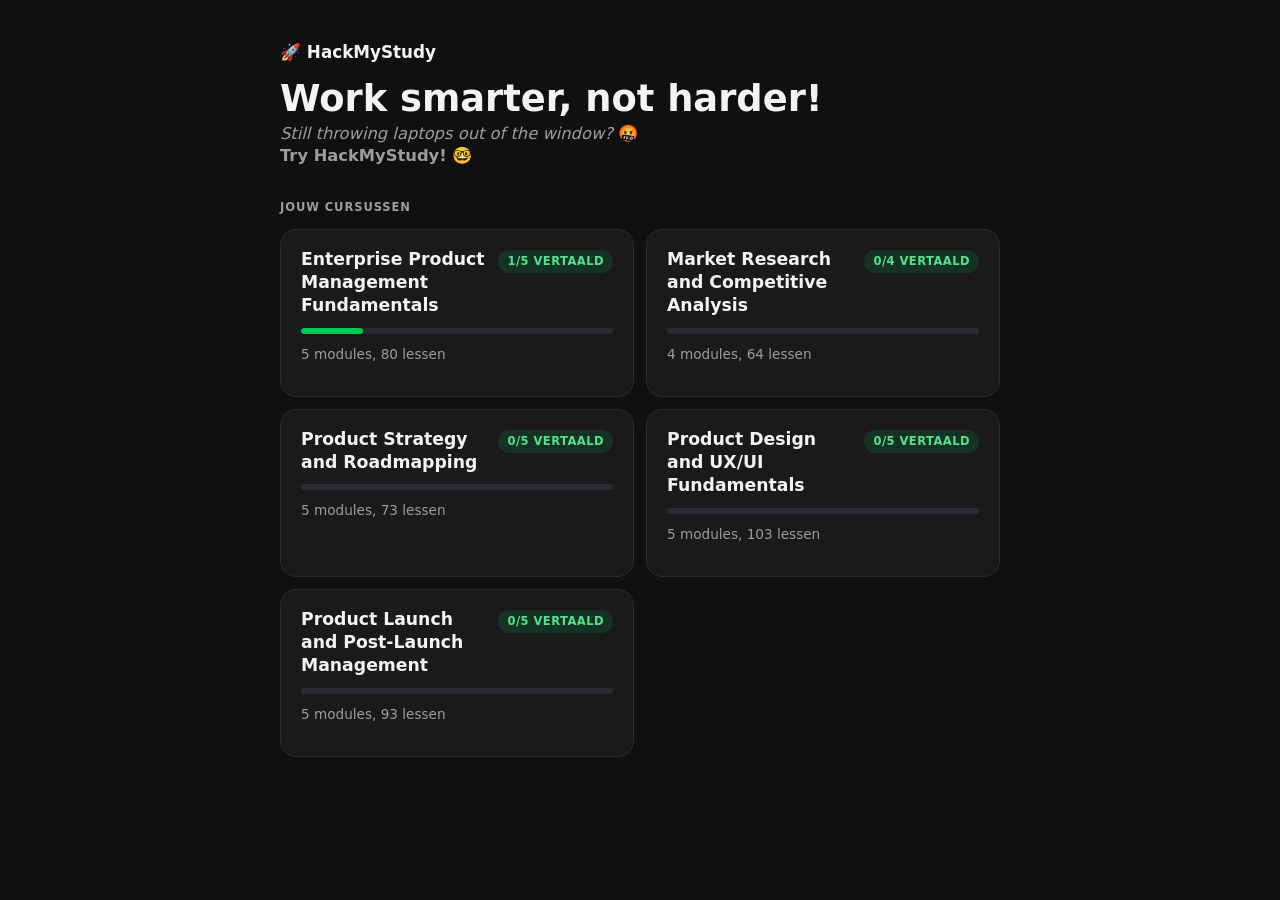
<file: docs/index.html>
<!DOCTYPE html>
<html lang="nl">
<head>
    <meta charset="UTF-8">
    <meta name="viewport" content="width=device-width, initial-scale=1.0">
    <title>HackMyStudy</title>
    <link rel="stylesheet" href="css/style.css">
</head>
<body>

<div class="container">

    <div class="hero">
        <span class="wordmark">🚀 HackMyStudy</span>
        <h1>Work smarter, not harder!</h1>
        <p><em>Still throwing laptops out of the window?</em> 🤬<br><strong>Try HackMyStudy! </strong>🤓</p>
    </div>

    <p class="section-label">Jouw cursussen</p>
    <div class="course-grid" id="course-grid">
        <div class="empty-state">
            <span class="empty-emoji">⏳</span>
            Cursussen laden…
        </div>
    </div>

</div>

<script src="js/manifest.js"></script>
<script src="js/app.js"></script>

</body>
</html>
</file>
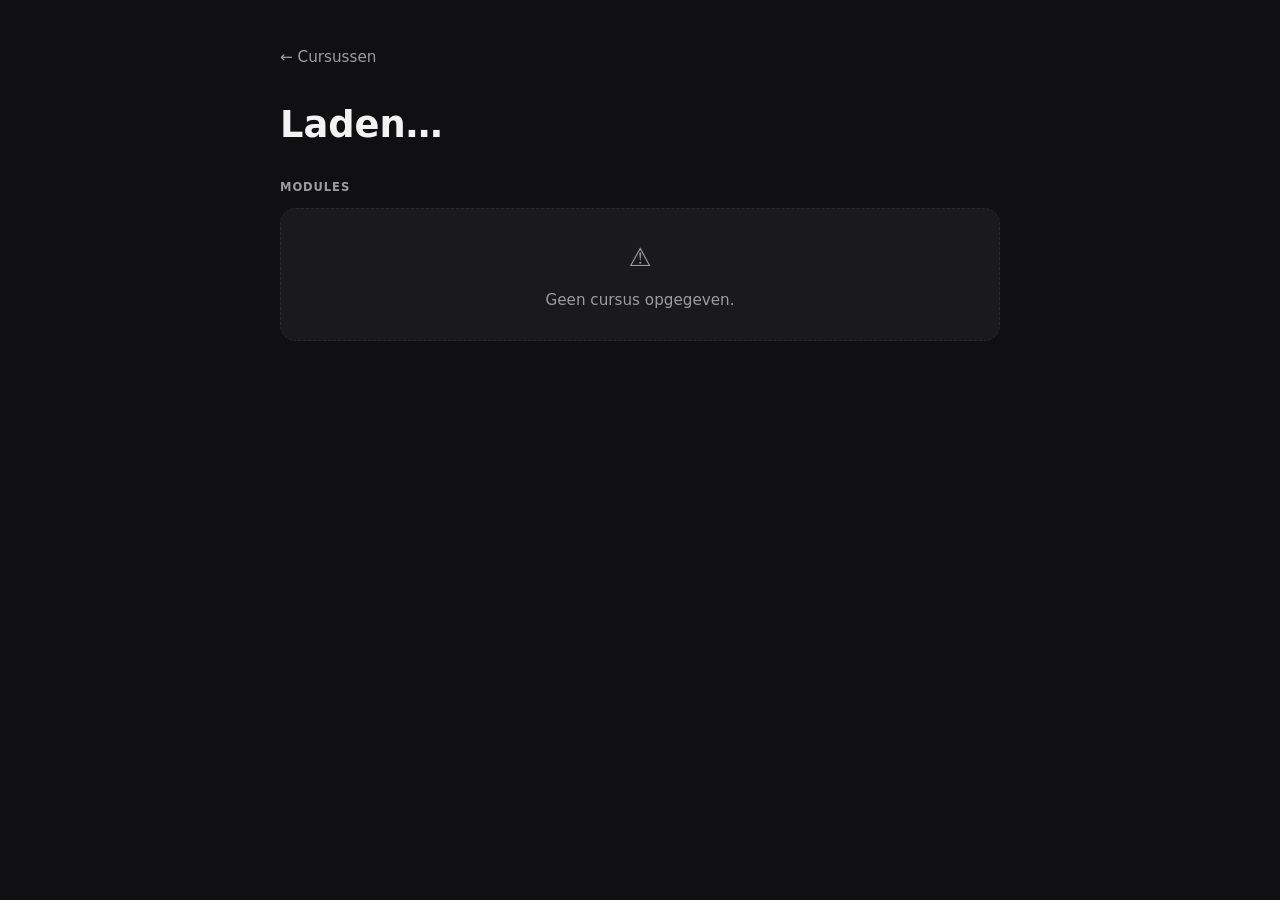
<file: docs/course.html>
<!DOCTYPE html>
<html lang="nl">
<head>
    <meta charset="UTF-8">
    <meta name="viewport" content="width=device-width, initial-scale=1.0">
    <title>HackMyStudy</title>
    <link rel="stylesheet" href="css/style.css">
</head>
<body>

<div class="container">

    <div class="topbar">
        <a class="back" href="index.html">← Cursussen</a>
    </div>

    <div class="hero" id="course-header">
        <h1>Laden…</h1>
    </div>

    <p class="section-label">Modules</p>
    <div class="lesson-list" id="lesson-list">
        <div class="empty-state">
            <span class="empty-emoji">⏳</span>
            Modules laden…
        </div>
    </div>

</div>

<script src="js/manifest.js"></script>
<script src="js/course.js"></script>

</body>
</html>
</file>
<file: docs/css/style.css>
/* HackMyStudy — rustige, speelse reader. Mobile-first, laptop-vriendelijk. */

:root {
    --bg: #101012;
    --surface: #1a1a1d;
    --surface-hover: #232327;
    --border: #2b2b2f;
    --text: #f3f3f1;
    --text-muted: #9d9d9b;
    --accent: #00c853;
    --accent-text: #57e08c;
    --accent-dim: rgba(0, 200, 83, 0.14);
    --radius: 16px;
    --radius-sm: 10px;
    --max-width: 640px;
}

* {
    box-sizing: border-box;
}

/* De browser-standaard voor [hidden] is display:none, maar heeft dezelfde
   specificiteit als een class-selector — bij een latere .audio-bar/.qa-panel
   {display:flex}-regel wint dan de laatst gedefinieerde regel, niet [hidden].
   Deze regel dwingt [hidden] altijd te winnen, ongeacht andere display-regels. */
[hidden] {
    display: none !important;
}

html {
    -webkit-text-size-adjust: 100%;
}

body {
    margin: 0;
    background: var(--bg);
    color: var(--text);
    font-family: system-ui, -apple-system, "Segoe UI", Roboto, sans-serif;
    line-height: 1.5;
}

.container {
    max-width: var(--max-width);
    margin: 0 auto;
    padding: 20px 20px 64px;
}

a {
    color: inherit;
}

/* --- Topbar: merk + terug-navigatie, op elke pagina behalve het overzicht --- */

.topbar {
    display: flex;
    align-items: center;
    gap: 12px;
    margin-bottom: 28px;
    min-height: 32px;
}

.topbar .back {
    display: inline-flex;
    align-items: center;
    gap: 6px;
    color: var(--text-muted);
    text-decoration: none;
    font-size: 0.95rem;
    padding: 6px 4px;
    margin-left: -4px;
}

.topbar .back:hover {
    color: var(--text);
}

.wordmark {
    display: inline-flex;
    align-items: center;
    gap: 8px;
    text-decoration: none;
    color: var(--text);
    font-weight: 700;
    font-size: 1.05rem;
    margin-bottom: 12px
}

/* --- Hero (overzichtspagina) --- */

.hero {
    margin-bottom: 32px;
}

.hero h1 {
    font-size: 1.9rem;
    line-height: 1.2;
    margin: 0 0 2px;
    text-wrap: balance;
}

.hero p {
    color: var(--text-muted);
    margin: 0;
    font-size: 1.02rem;
    line-height: 1.35;
    max-width: 46ch;
}

.section-label {
    font-size: 0.72rem;
    text-transform: uppercase;
    letter-spacing: 0.08em;
    color: var(--text-muted);
    font-weight: 600;
    margin: 0 0 12px;
}

/* --- Cursuskaarten --- */

.course-grid {
    display: flex;
    flex-direction: column;
    gap: 12px;
}

.course-card {
    display: block;
    background: var(--surface);
    border: 1px solid var(--border);
    border-radius: var(--radius);
    padding: 18px 20px;
    text-decoration: none;
    color: var(--text);
    transition: background 0.15s ease, transform 0.15s ease;
}

.course-card.is-available:hover,
.course-card.is-available:focus-visible {
    background: var(--surface-hover);
    transform: translateY(-1px);
}

.course-card.is-soon {
    opacity: 0.55;
    cursor: default;
}

.course-card-top {
    display: flex;
    align-items: baseline;
    justify-content: space-between;
    gap: 12px;
    margin-bottom: 10px;
}

.course-card h2 {
    font-size: 1.08rem;
    margin: 0;
    line-height: 1.35;
}

.badge {
    flex-shrink: 0;
    font-size: 0.72rem;
    font-weight: 600;
    text-transform: uppercase;
    letter-spacing: 0.04em;
    padding: 3px 9px;
    border-radius: 999px;
    background: var(--accent-dim);
    color: var(--accent-text);
    white-space: nowrap;
}

.badge.is-muted {
    background: var(--border);
    color: var(--text-muted);
}

.progress-track {
    height: 6px;
    border-radius: 999px;
    background: var(--border);
    overflow: hidden;
}

.progress-fill {
    height: 100%;
    background: var(--accent);
    border-radius: 999px;
}

.course-card-meta {
    margin-top: 10px;
    font-size: 0.85rem;
    color: var(--text-muted);
}

/* --- Lesnavigatie (course.html) --- */

.lesson-list {
    display: flex;
    flex-direction: column;
    gap: 8px;
}

.lesson-row {
    display: flex;
    align-items: center;
    gap: 14px;
    background: var(--surface);
    border: 1px solid var(--border);
    border-radius: var(--radius-sm);
    padding: 14px 16px;
    text-decoration: none;
    color: var(--text);
}

.lesson-row:hover,
.lesson-row:focus-visible {
    background: var(--surface-hover);
}

.lesson-index {
    flex-shrink: 0;
    width: 28px;
    height: 28px;
    border-radius: 50%;
    display: flex;
    align-items: center;
    justify-content: center;
    font-size: 0.8rem;
    font-weight: 600;
    background: var(--border);
    color: var(--text-muted);
    font-variant-numeric: tabular-nums;
}

.lesson-row.is-translated .lesson-index {
    background: var(--accent-dim);
    color: var(--accent-text);
}

.lesson-title {
    flex: 1;
    font-size: 0.98rem;
    line-height: 1.4;
}

.lesson-status {
    flex-shrink: 0;
    font-size: 0.78rem;
    color: var(--text-muted);
}

/* --- Reader (lesson.html) --- */

.reader-header {
    margin-bottom: 24px;
}

.reader-eyebrow {
    font-size: 0.78rem;
    text-transform: uppercase;
    letter-spacing: 0.06em;
    color: var(--accent-text);
    font-weight: 600;
    margin: 0 0 8px;
}

.reader-header h1 {
    font-size: 1.6rem;
    line-height: 1.3;
    margin: 0;
    text-wrap: balance;
}

.reader-content {
    font-size: 1.05rem;
    line-height: 1.75;
    max-width: 65ch;
}

.reader-content h2 {
    font-size: 1.3rem;
    margin: 2em 0 0.6em;
    line-height: 1.35;
}

.reader-content h3 {
    font-size: 1.1rem;
    margin: 1.6em 0 0.5em;
}

.reader-content p {
    margin: 0 0 1.1em;
}

.reader-content ul,
.reader-content ol {
    margin: 0 0 1.1em;
    padding-left: 1.3em;
}

.reader-content li {
    margin-bottom: 0.4em;
}

.reader-content strong {
    color: var(--text);
}

.reader-content hr {
    border: none;
    border-top: 1px solid var(--border);
    margin: 2em 0;
}

.reader-content blockquote {
    margin: 0 0 1.1em;
    padding: 2px 0 2px 16px;
    border-left: 3px solid var(--accent);
    color: var(--text-muted);
}

/* --- Vergelijkingstabellen (Markdown-tabellen uit de vertaalpipeline) --- */

.reader-content table {
    width: 100%;
    max-width: 100%;
    border-collapse: collapse;
    margin: 0 0 1.4em;
    font-size: 0.92rem;
    display: block;
    overflow-x: auto;
    -webkit-overflow-scrolling: touch;
}

.reader-content th,
.reader-content td {
    text-align: left;
    padding: 0.55rem 0.75rem;
    border: 1px solid var(--border);
    vertical-align: top;
}

.reader-content th {
    background: var(--surface);
    font-weight: 600;
    white-space: nowrap;
}

.reader-content tr:nth-child(even) td {
    background: rgba(255, 255, 255, 0.02);
}

/* --- Mermaid-diagrammen (flowcharts, cycli, hiërarchieën) --- */

.reader-content .mermaid {
    margin: 1.6em 0;
    padding: 16px;
    background: var(--surface);
    border: 1px solid var(--border);
    border-radius: var(--radius-sm);
    overflow-x: auto;
    -webkit-overflow-scrolling: touch;
    display: flex;
    justify-content: center;
}

.reader-content .mermaid svg {
    max-width: 100%;
    height: auto;
}

.reader-nav {
    display: flex;
    justify-content: space-between;
    gap: 12px;
    margin-top: 40px;
    padding-top: 20px;
    border-top: 1px solid var(--border);
}

.reader-nav a {
    flex: 1;
    text-decoration: none;
    background: var(--surface);
    border: 1px solid var(--border);
    border-radius: var(--radius-sm);
    padding: 14px 16px;
    font-size: 0.9rem;
    color: var(--text-muted);
}

.reader-nav a:hover {
    background: var(--surface-hover);
    color: var(--text);
}

.reader-nav a.next {
    text-align: right;
}

.reader-nav .nav-label {
    display: block;
    font-size: 0.72rem;
    text-transform: uppercase;
    letter-spacing: 0.05em;
    margin-bottom: 4px;
}

/* --- Luistermodus (audiobalk) --- */

.audio-bar {
    display: flex;
    align-items: center;
    gap: 10px;
    background: var(--surface);
    border: 1px solid var(--border);
    border-radius: var(--radius-sm);
    padding: 10px 12px;
    margin-bottom: 24px;
}

.audio-btn {
    flex-shrink: 0;
    width: 40px;
    height: 40px;
    border-radius: 50%;
    border: 1px solid var(--border);
    background: var(--bg);
    color: var(--text);
    font-size: 1rem;
    cursor: pointer;
    display: flex;
    align-items: center;
    justify-content: center;
}

.audio-btn:hover {
    background: var(--surface-hover);
}

.audio-play {
    background: var(--accent-dim);
    color: var(--accent-text);
    border-color: transparent;
}

.audio-rate {
    flex-shrink: 0;
    background: var(--bg);
    color: var(--text);
    border: 1px solid var(--border);
    border-radius: 999px;
    padding: 6px 10px;
    font-size: 0.85rem;
}

.audio-progress {
    flex: 1;
    text-align: right;
    font-size: 0.8rem;
    color: var(--text-muted);
    white-space: nowrap;
    overflow: hidden;
    text-overflow: ellipsis;
}

/* --- Interactief vragenpaneel --- */

.qa-fab {
    position: fixed;
    right: 20px;
    bottom: 20px;
    width: 52px;
    height: 52px;
    border-radius: 50%;
    border: none;
    background: var(--accent);
    color: #06210f;
    font-size: 1.3rem;
    font-weight: 700;
    cursor: pointer;
    box-shadow: 0 6px 18px rgba(0, 0, 0, 0.35);
    z-index: 40;
}

.qa-fab:hover {
    filter: brightness(1.08);
}

.qa-panel {
    position: fixed;
    right: 16px;
    bottom: 84px;
    left: 16px;
    max-width: 420px;
    margin-left: auto;
    background: var(--surface);
    border: 1px solid var(--border);
    border-radius: var(--radius);
    box-shadow: 0 12px 32px rgba(0, 0, 0, 0.45);
    display: flex;
    flex-direction: column;
    max-height: min(70vh, 560px);
    z-index: 41;
}

.qa-panel-header {
    display: flex;
    align-items: center;
    justify-content: space-between;
    padding: 14px 16px;
    border-bottom: 1px solid var(--border);
    font-weight: 600;
}

.qa-close {
    background: none;
    border: none;
    color: var(--text-muted);
    font-size: 1rem;
    cursor: pointer;
    padding: 4px;
}

.qa-messages {
    flex: 1;
    overflow-y: auto;
    padding: 14px 16px;
    display: flex;
    flex-direction: column;
    gap: 10px;
    min-height: 80px;
}

.qa-bubble {
    max-width: 88%;
    padding: 10px 13px;
    border-radius: 14px;
    font-size: 0.92rem;
    line-height: 1.5;
    white-space: pre-wrap;
}

.qa-bubble-user {
    align-self: flex-end;
    background: var(--accent-dim);
    color: var(--text);
    border-bottom-right-radius: 4px;
}

.qa-bubble-assistant {
    align-self: flex-start;
    background: var(--bg);
    border: 1px solid var(--border);
    border-bottom-left-radius: 4px;
}

.qa-bubble-thinking {
    color: var(--text-muted);
    font-style: italic;
}

.qa-quick-actions {
    display: flex;
    flex-wrap: wrap;
    gap: 8px;
    padding: 0 16px 12px;
}

.qa-quick-btn {
    background: var(--bg);
    border: 1px solid var(--border);
    color: var(--text-muted);
    border-radius: 999px;
    padding: 7px 12px;
    font-size: 0.8rem;
    cursor: pointer;
}

.qa-quick-btn:hover {
    color: var(--text);
    border-color: var(--accent);
}

.qa-input-row {
    display: flex;
    gap: 8px;
    padding: 12px 16px;
    border-top: 1px solid var(--border);
}

.qa-input-row input {
    flex: 1;
    background: var(--bg);
    border: 1px solid var(--border);
    border-radius: 999px;
    padding: 10px 14px;
    color: var(--text);
    font-size: 0.92rem;
}

.qa-input-row input:focus {
    outline: 2px solid var(--accent);
    outline-offset: 1px;
}

.qa-send-btn {
    background: var(--accent);
    color: #06210f;
    border: none;
    border-radius: 999px;
    padding: 0 18px;
    font-weight: 600;
    cursor: pointer;
    font-size: 0.88rem;
}

/* --- Lege / placeholder-status --- */

.empty-state {
    background: var(--surface);
    border: 1px dashed var(--border);
    border-radius: var(--radius);
    padding: 28px 24px;
    text-align: center;
    color: var(--text-muted);
    font-size: 0.95rem;
    line-height: 1.6;
}

.empty-state .empty-emoji {
    font-size: 1.6rem;
    display: block;
    margin-bottom: 10px;
}

/* --- Laptop / breder scherm --- */

@media (min-width: 720px) {
    :root {
        --max-width: 760px;
    }

    .container {
        padding-top: 40px;
    }

    .hero h1 {
        font-size: 2.3rem;
    }

    .course-grid {
        display: grid;
        grid-template-columns: repeat(2, 1fr);
    }

    .reader-content {
        font-size: 1.08rem;
    }
}

/* --- Toegankelijkheid --- */

a:focus-visible,
.lesson-row:focus-visible,
.course-card:focus-visible {
    outline: 2px solid var(--accent);
    outline-offset: 2px;
}

@media (prefers-reduced-motion: reduce) {
    * {
        transition: none !important;
    }
}
</file>
